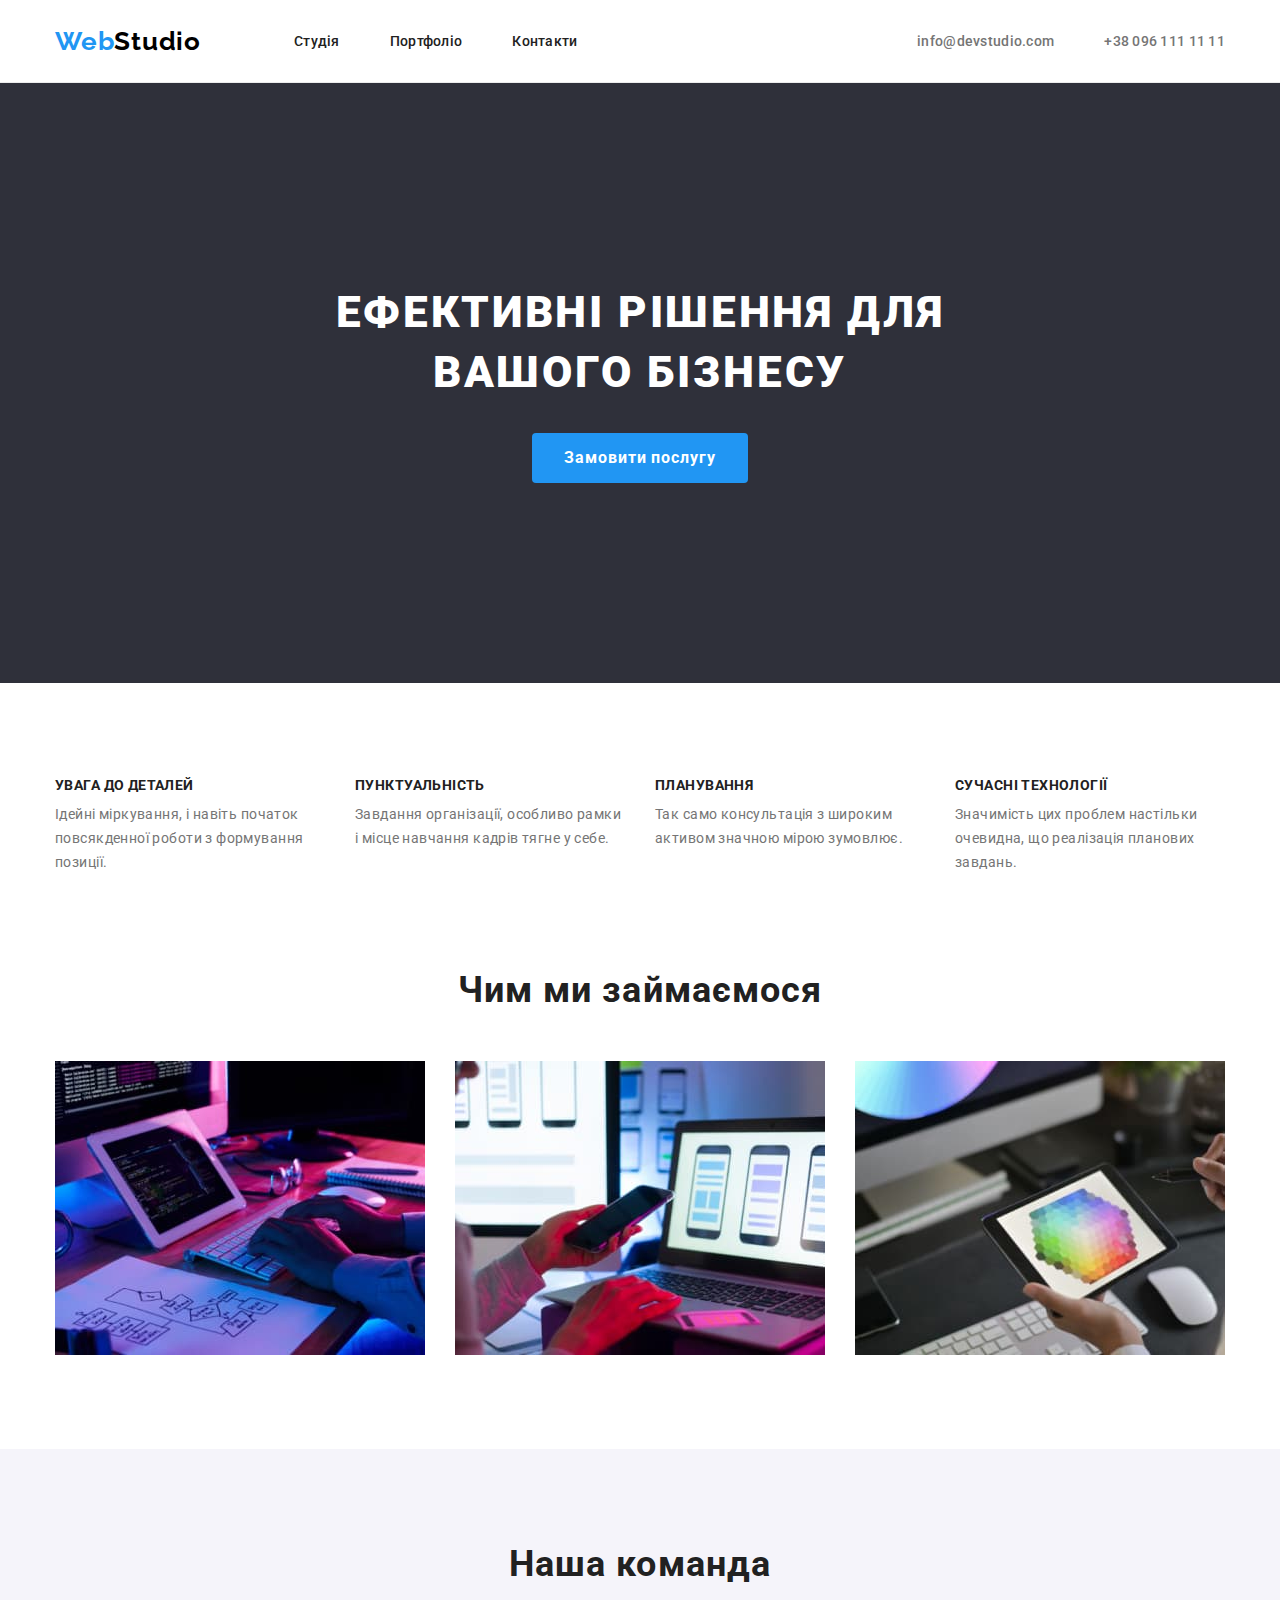
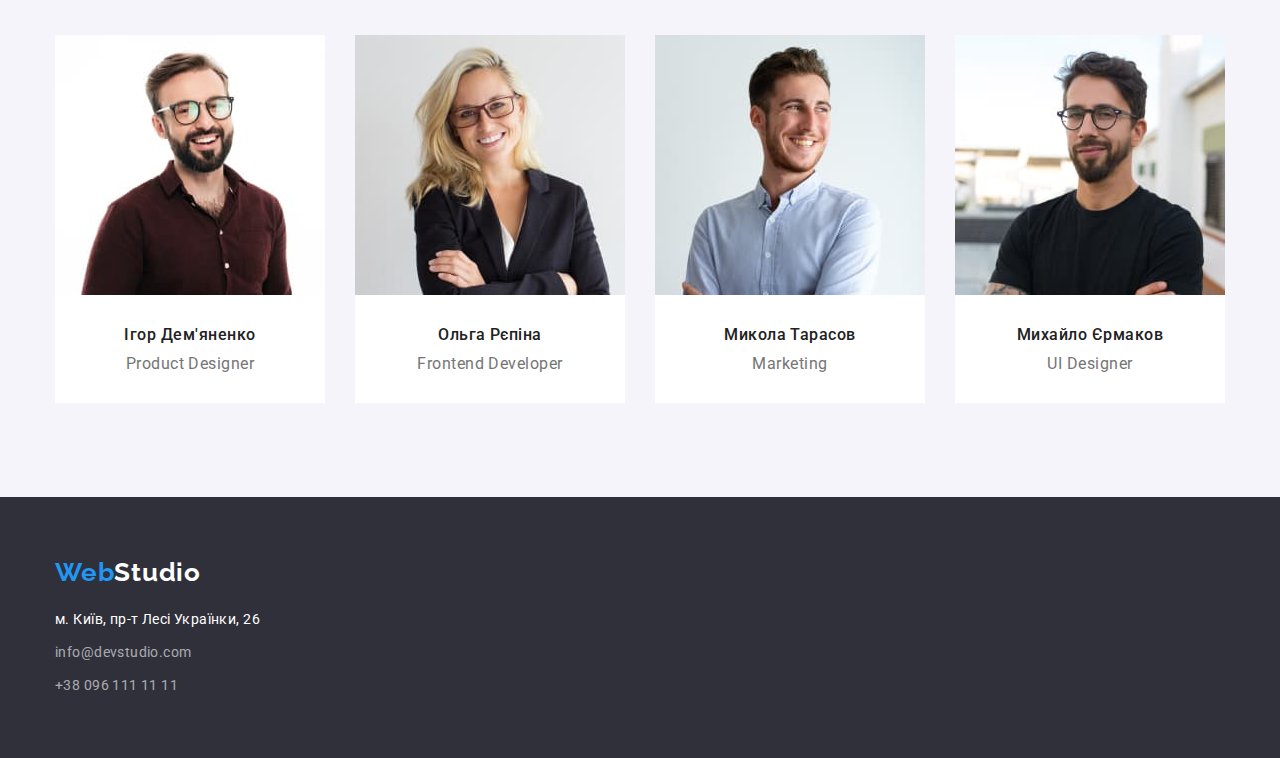
<file: index.html>
<!DOCTYPE html>
<html lang="uk">
<head>
    <meta charset="UTF-8">
    <meta http-equiv="X-UA-Compatible" content="IE=edge">
   <meta name="viewport" content="width=device-width, initial-scale=1.0">
   <title>WebStudio</title>
   <link rel="preconnect" href="https://fonts.googleapis.com">
   <link rel="preconnect" href="https://fonts.gstatic.com" crossorigin>
   <link href="https://fonts.googleapis.com/css2?family=Raleway:wght@700&family=Roboto:wght@400;500;700;900&display=swap" rel="stylesheet">
    <link rel="stylesheet" href="https://cdnjs.cloudflare.com/ajax/libs/modern-normalize/1.1.0/modern-normalize.min.css">
   <link rel="stylesheet" href="./css/style.css" />

</head>
<body>
  <header class="header ">
    
    <div class="header-div container">
    <nav class="header-nav ">
       <a class="second-logo-color link" href="./index.html"><span class="logo-color">Web</span>Studio</a>
       <ul class="header-list"> 
            
            <li class="header-item">
                <a class="header-link link list focus-header" href="./index.html">Студія</a>
            </li>
            <li class="header-item">
                <a class="header-link link list focus-header" href="./portfolio.html">Портфоліо</a>
            </li>
            <li class="header-item">
                <a class="header-link link list focus-header" href="-">Контакти</a>
            </li>
        </ul>
    </nav>
        <ul class="header-contact">
        <li class="contact-item"><a class="contact-link link list contact-clr-change" href="mailto:info@devstudio.com">info@devstudio.com</a></li>
        <li class="contact-item"><a class="contact-link link list contact-clr-change" href="tel:+380961111111">+38 096 111 11 11</a></li>
        </ul>
    </div>
    </header>
  <main class="middle">

    <section class="middle-section ">
        <div class="container">
      <h1 class="middle-title">Ефективні рішення для вашого бізнесу</h1>
      
      <button type="button" class="middle-button btm-settings">Замовити послугу</button>  
    
</div>
    </section>
    <section class="middle-advant section">
        <div class="container">
    <ul class="middle-list list ">
        <li class="middle-item "><h3 class="advant-title">увага до деталей</h3>
        <p class="middle-text">Ідейні міркування, і навіть початок повсякденної роботи з формування позиції.</p></li>
        <li class="middle-item"><h3 class="advant-title">пунктуальність</h3>
        <p class="middle-text">Завдання організації, особливо рамки і місце навчання кадрів тягне у себе.</p></li>
        <li class="middle-item"><h3 class="advant-title">планування</h3>
        <p class="middle-text">Так само консультація з широким активом значною мірою зумовлює.</p></li>
        <li class="middle-item"><h3 class="advant-title">сучасні технології</h3>
        <p class="middle-text">Значимість цих проблем настільки очевидна, що реалізація планових завдань.</p></li>
    </ul>
        </div>
</section>
        <section class="function section">
         <div class=" container">
    <h2 class="function-title ">Чим ми займаємося</h2>
       <ul class="function-list">
            <li class="function-item list"><img src="./images1folder/imgabout-img1.jpg" alt="Написання коду" width="370" height="294"> </li>
            <li class="function-item list"><img src="./images1folder/imgabout-img2.jpg" alt="Адаптація " width="370" height="294"></li>
            <li class="function-item list"><img src="./images1folder/imgabout-img3.jpg" alt="Дизайн" width="370" height="294"></li>
        </ul>
    </div>
       </section>
       <section class="team-section section">
        <div class="container">
       <h2 class="team-title">Наша команда</h2>
        <ul class="team-list">
        <li class="team-item list"><img src="./images2folder/imgman-photo1.jpg" alt="Ігор Дем'яненко"  width="270" height="260">
           <div class="team-div"> <h3 class="team-name">Ігор Дем'яненко</h3>
            <p class="team-text" lang="en">Product Designer</p></div>
        </li>
        <li class="team-item list"><img src="./images2folder/imgman-photo2.jpg" alt="Ольга Рєпіна" width="270" height="260" >
            <div class="team-div"><h3 class="team-name">Ольга Рєпіна</h3>
            <p class="team-text" lang="en">Frontend Developer</p></div>
        </li>
        <li class="team-item list"><img src="./images2folder/imgman-photo3.jpg" alt="Микола Тарасов"  width="270" height="260" >
            <div class="team-div"><h3 class="team-name">Микола Тарасов</h3>
            <p class="team-text" lang="en">Marketing</p></div>
        </li>
        <li class="team-item list"><img src="./images2folder/imgman-photo4.jpg" alt="Михайло Єрмаков"  width="270" height="260" >
            <div class="team-div"><h3 class="team-name">Михайло Єрмаков</h3>
            <p class="team-text" lang="en">UI Designer</p></div>
        </li>
        </ul>
     </div>
        </section>
        </main>
     <footer class="footer ">
    <div class="container">
            <div class="footer-title-div"><a class="footer-logo  link list" href="./index.html"><span class="end-logo-color">Web</span>Studio</a>
            </div>
                <address class="footer-address">
            <ul class="footer-list link list">
           <li class="footer-item"><a class="footer-link link footer-addr-clr address-clr-change" href="https://goo.gl/maps/CPtrU1FHBa2aNyZL9" target="_blank"
             rel="noopener noreferrer nofollow">м. Київ, пр-т Лесі Українки, 26</a></li>
            <li class="footer-item"><a class="footer-link link contact-clr-change" href="mailto:info@devstudio.com">info@devstudio.com</a></li>
            <li class="footer-item"><a class="footer-link link contact-clr-change" href="tel:+380961111111">+38 096 111 11 11</a></li>
        </ul>
    </address>
    </div>
       </footer>
</body>
</html>
</file>
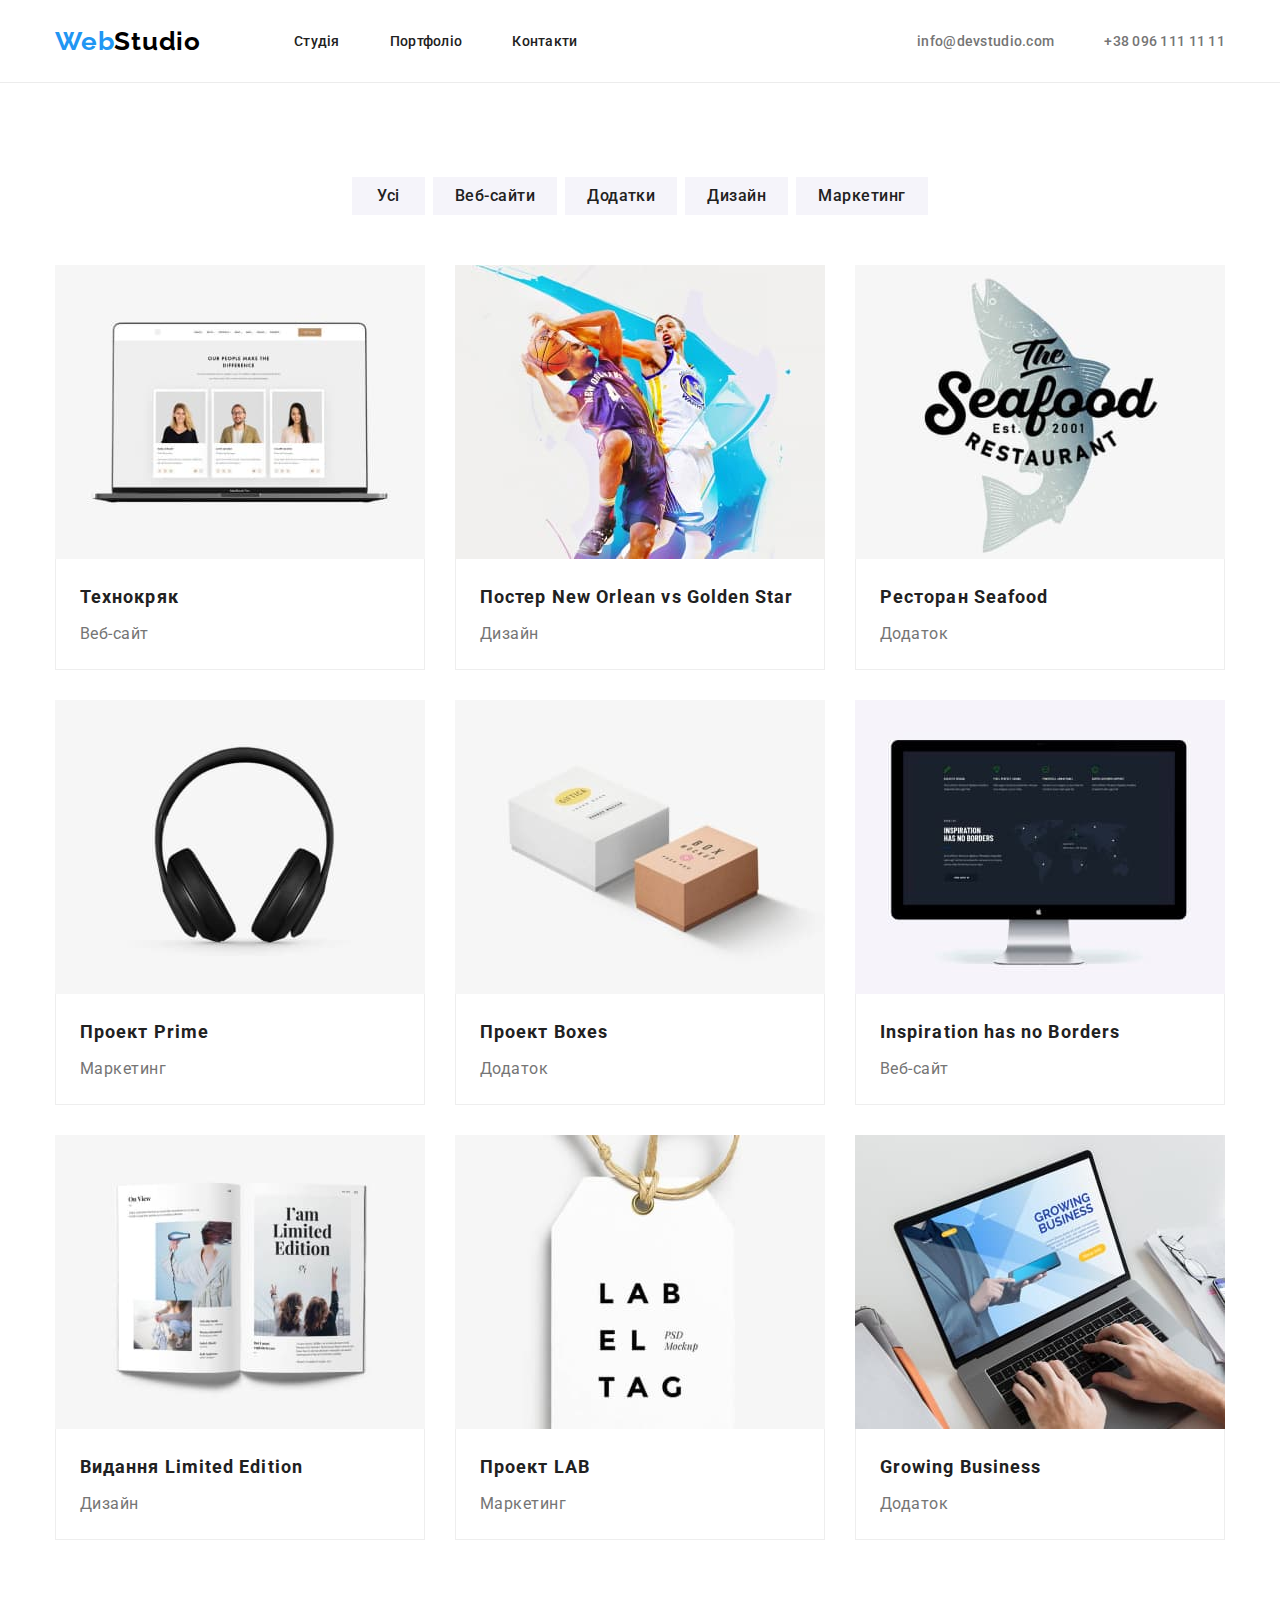
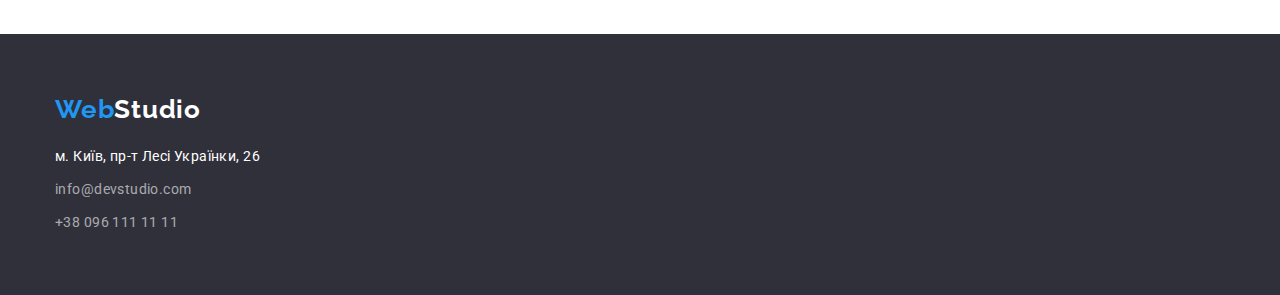
<file: portfolio.html>
<!DOCTYPE html>
<html lang="uk">
<head>
    <meta charset="UTF-8">
    <meta http-equiv="X-UA-Compatible" content="IE=edge">
    <meta name="viewport" content="width=device-width, initial-scale=1.0">
    <title>WebStudio</title>
    <link rel="preconnect" href="https://fonts.googleapis.com">
<link rel="preconnect" href="https://fonts.gstatic.com" crossorigin>
<link href="https://fonts.googleapis.com/css2?family=Raleway:wght@700&family=Roboto:wght@400;500;700;900&display=swap" rel="stylesheet">
<link rel="stylesheet" href="https://cdnjs.cloudflare.com/ajax/libs/modern-normalize/1.1.0/modern-normalize.min.css">
     <link rel="stylesheet" href="./css/style.css" />

</head>
<body class="portf-body">
  <header class="header ">
    
    <div class="header-div container">
    <nav class="header-nav ">
       <a class="second-logo-color link" href="./index.html"><span class="logo-color">Web</span>Studio</a>
       <ul class="header-list"> 
            
            <li class="header-item">
                <a class="header-link link list focus-header" href="./index.html">Студія</a>
            </li>
            <li class="header-item">
                <a class="header-link link list focus-header" href="./portfolio.html">Портфоліо</a>
            </li>
            <li class="header-item">
                <a class="header-link link list focus-header" href="-">Контакти</a>
            </li>
        </ul>
    </nav>
        <ul class="header-contact">
        <li class="contact-item"><a class="contact-link link list contact-clr-change" href="mailto:info@devstudio.com">info@devstudio.com</a></li>
        <li class="contact-item"><a class="contact-link link list contact-clr-change" href="tel:+380961111111">+38 096 111 11 11</a></li>
        </ul>
    </div>
    </header>
<main class="prtf-main-1">
<section class="filter">
<div class="container">
        <h1 class="visually-hidden">portfolio</h1>
        <ul class=" prtf-list">
    <li class="list prtf-btm"><button type="button" class="portfolio-btm1 btm-hover btm-focus">Усі</button></li>
    <li class="list prtf-btm"><button type="button" class="portfolio-btm btm-hover btm-focus">Веб-сайти</button></li>
    <li class="list prtf-btm"><button type="button" class="portfolio-btm btm-hover btm-focus">Додатки</button></li>
    <li class="list prtf-btm"><button type="button" class="portfolio-btm btm-hover btm-focus">Дизайн</button></li>
    <li class="list prtf-btm"><button type="button" class="portfolio-btm btm-hover btm-focus">Маркетинг</button></li>
    </ul>



<ul class="prtf-grid">
    <li class="list  prtf-li">
 <img src="./portfolio-photos-small/imgportf-photo1.jpg" alt="Технокряк" >
 <div class="prtf-card">
    <h2 class="portfolio-title">Технокряк</h2> 
 <p class="portfolio-text">Веб-сайт</p>

</div>
    </li>
    <li class="list prtf-li">
 <img  src="./portfolio-photos-small/imgportf-photo2.jpg" alt="Постер">
  <div class="prtf-card">
    <h2 class="portfolio-title">Постер  <span lang="en">New Orlean vs Golden Star</span></h2>
  <p class="portfolio-text">Дизайн</p>
   
</div>
    </li>
    <li class="list prtf-li">
 <img  src="./portfolio-photos-small/imgportf-photo3.jpg" alt="Ресторан">
  <div class="prtf-card">
    <h2 class="portfolio-title">Ресторан  <span lang="en">Seafood</span></h2>
  <p class="portfolio-text">Додаток</p>
   
</div>
    </li>
    <li class="list prtf-li">
 <img  src="./portfolio-photos-small/imgportf-photo4.jpg" alt="Прайм">
  <div class="prtf-card">
    <h2 class="portfolio-title">Проект <span lang="en">Prime</span></h2>
  <p class="portfolio-text">Маркетинг</p>
   
</div>
    </li>
    <li class="list prtf-li">
 <img  src="./portfolio-photos-small/imgportf-photo5.jpg" alt="Бокси">
  <div class="prtf-card">
    <h2 class="portfolio-title">Проект <span lang="en">Boxes</span></h2>
  <p class="portfolio-text">Додаток</p>
   
</div>
    </li>
    <li class="list prtf-li">
 <img  src="./portfolio-photos-small/imgportf-photo6.jpg" alt="Немає меж">
  <div class="prtf-card">
    <h2 class="portfolio-title" lang="en">Inspiration has no Borders </h2>
  <p class="portfolio-text">Веб-сайт</p>
   
</div>
    </li>
    <li class="list prtf-li">
 <img  src="./portfolio-photos-small/imgportf-photo7.jpg" alt="Видання">
  <div class="prtf-card">
    <h2 class="portfolio-title">Видання <span lang="en">Limited Edition</span></h2>
  <p class="portfolio-text">Дизайн</p>
   
</div>
    </li>
    <li class="list prtf-li">
 <img  src="./portfolio-photos-small/imgportf-photo8.jpg" alt="Маркетинговий проект">
  <div class="prtf-card">
    <h2 class="portfolio-title">Проект <span lang="en">LAB</span></h2>
  <p class="portfolio-text">Маркетинг</p>
   
</div>
    </li>
    <li class="list prtf-li">
 <img  src="./portfolio-photos-small/imgportf-photo9.jpg" alt="Ростучий бізнес">
  <div class="prtf-card">
    <h2 class="portfolio-title" lang="en">Growing Business</h2>
  <p class="portfolio-text">Додаток</p>
   
</div>
    </li>
        </ul>
</div>
</section>
</main>
<footer class="footer ">
  <div class="container">
          <div class="footer-title-div"><a class="footer-logo  link list" href="./index.html"><span class="end-logo-color">Web</span>Studio</a>
          </div>
              <address class="footer-address">
          <ul class="footer-list link list">
         <li class="footer-item"><a class="footer-link link footer-addr-clr address-clr-change" href="https://goo.gl/maps/CPtrU1FHBa2aNyZL9" target="_blank"
           rel="noopener noreferrer nofollow">м. Київ, пр-т Лесі Українки, 26</a></li>
          <li class="footer-item"><a class="footer-link link contact-clr-change" href="mailto:info@devstudio.com">info@devstudio.com</a></li>
          <li class="footer-item"><a class="footer-link link contact-clr-change" href="tel:+380961111111">+38 096 111 11 11</a></li>
      </ul>
  </address>
  </div>
     </footer>




    
</body>
</html>
</file>
<file: css/style.css>
:root {
--black-color: #212121 ;
--dark-gray-color:#2F303A ;
--black-000-color: #000000 ;
--blue-color: #2196F3 ;
--dark-blau:#188CE8 ;
--gray-color: #757575 ;
--white-color: #ffffff ;
--team-bg-colore:#F5F4FA ;;
--footer-address-clr: rgba(255, 255, 255, 0.6); 
/*------------portfolio----------------*/
--dark-white:#F5F4FA ;
--portf-btm-txt-clr:#212121 ;
--portf-title: #212121 ;
--portf-text:#757575;
--portf-btm-bg-effct:#2196F3;
--portf-btm-tx-effct: #ffffff ;
 }

h1,
h2,
h3,
h4,
h5,
h6,
p ,
ul,
ol{
	margin: 0;
    padding: 0;
}
.list {
	list-style: none;
	padding-left: 0;
	margin: 0;
}
.link {
	text-decoration: none;
	color: inherit;
}
img {
	display: block;
	max-width: 100%;
	height: auto;
}
address {
	font-style: normal;
	/* or */
	font-style: inherit;
}

.list{
    list-style: none;
}

.link{
    text-decoration: none;
}
html{
 box-sizing: border-box;
}

*,
*::before ,
*::after{
    box-sizing: inherit;
}

body{
    font-family:"Roboto", sans-serif ;
    color: var(--black-color);
    margin: 0;
    display: block;
    align-items: center;
    background-color: var(--white-color);
}

.container{
    width: 1200px;
    margin-left: auto;
    margin-right: auto;
    padding-left: 15px;
    padding-right: 15px;
}

.section{
    padding-top: 94px ;
    padding-bottom: 94px;
}
 /*-------------------- Header-----------------*/
.header-place{
    display: block;
    
}
.header-div{
    display: flex;
    margin-left: auto;
    margin-right: auto;
   
}
.header {
    border-bottom: 1px solid #ECECEC;
    color:var(--white-color);
    display: flex;
    align-items: center;
    
  

  
}


.header-nav{
    display: flex;
    align-items: center;
}

.second-logo-color {
    align-items: center;
    margin-right: 93px;


    font-family: 'Raleway';
font-style: normal;
font-weight: 700;
font-size: 26px;
line-height:calc(31/26);
letter-spacing: 0.03em;
    color:var(--black-000-color) ;
}
.logo-color {
    color: var(--blue-color);
}
.header-list {
    display: flex ;
    align-items: center;
    
}

.header-item {
    padding-top: 32px;
    padding-bottom: 32px;
    margin-right: 50px;
    display: block;
}
.header-item:last-child{
    margin-right: 0;
}
.header-link {
    padding-top: 32px;
    padding-bottom: 32px;
    


font-weight: 500;
font-size: 14px;
line-height: 1.14;
letter-spacing: 0.02em;
color: var(--black-color);
}
.header-link:hover  {
 color: var(--blue-color);
 
}
.focus-header:focus{
    color: var(--blue-color);
}


.header-contact {
    display: flex;
    margin-left: auto;
    align-items: center;
   

}

.contact-item {
    margin-right: 50px;
   display: block;
    
}
.contact-item:last-child{
    margin-right: 0;
}
.contact-link {
    padding-top: 32px;
    padding-bottom: 32px;


    font-weight: 500;
font-size: 14px;
line-height: calc(16/14);
letter-spacing: 0.02em;
    color: var(--gray-color);
}

.contact-clr-change:hover , .contact-clr-change:focus{
color: var(--blue-color);
}
.middle{
  
   
}

.middle-section {
    background-color: var(--dark-gray-color);
    padding-top: 200px;
    padding-bottom: 200px;
}


.middle-title {
    display: block;
    text-align: center;
    max-width: 696px;
    align-items: center;
    margin: 0 auto;
    margin-bottom: 30px;
    
   
    font-weight: 900;
    font-size: 44px;
    line-height: 1.36;
    text-align: center;
    letter-spacing: 0.06em;
    text-transform: uppercase;
        color: var(--white-color);
      
}

/* .mdl-btm-chg:hover , .mdl-btm-chg:focus{ 
    background-color: #188CE8;
}*/
.botton-div-1{
    padding-bottom: 200px;
}
.middle-button{
    display: inline-block;
    margin: 0 auto;
    padding-top: 10px;
    padding-bottom: 10px;
    padding-left: 32px;
    padding-right: 32px;
   

    font-family:inherit;
    font-weight: 700;
font-size: 16px;
line-height: 1.88;
background-color: var(--blue-color);
color: var(--white-color);
display: flex;
align-items: center;
text-align: center;
border-radius: 4px;
letter-spacing: 0.06em;
border: 0px;


}

.btm-settings:hover , .btm-settings:focus{
    background-color: var(--dark-blau);
    cursor: pointer;

}
.middle-advant {
    padding-bottom: 0;
   
}
.middle-list {
    display: flex;
    margin: 0, auto;
    
}
.middle-item {
    width: 270px;
    margin-right: 30px; 
   
}
.middle-item:last-child{
    margin: 0;
}
.advant-title {
font-weight: 700;
font-size: 14px;
line-height: calc(16/14);
letter-spacing: 0.03em;
text-transform: uppercase;
color: var(--black-color);
margin-bottom: 10px;
}
.middle-text {
    font-weight: 400;
font-size: 14px;
line-height: 1.71;
letter-spacing: 0.03em;
color: var(--gray-color);
}
.function {
    background-color: var(--white-color);
    
}

.function-title {
    margin-bottom: 50px;
    
font-weight: 700;
font-size: 36px;
line-height: calc(42/36);
text-align: center;
letter-spacing: 0.03em;
}


.function-list {
    display: flex;
    padding: 0;
}
.function-item {
    margin-right: 30px;
}
.function-item:last-child{
    margin: 0;
}

.team-section {
    background-color: var(--team-bg-colore);
}

.team-title {
margin-bottom: 50px;


color: var(--black-color);
font-weight: 700;
font-size: 36px;
line-height: calc(42/36);
text-align: center;
letter-spacing: 0.03em;
}
.team-list {
    display: flex;
    padding: 0;
}
.team-item {
    background-color: var(--white-color);
    width: 270px;
    margin-right: 30px;
}
.team-item:last-child{
margin: 0;
}
.team-div{
 padding-bottom: 30px;
 padding-top: 30px;
}
.team-name {
margin-bottom: 10px;

color: var(--black-color);
font-weight: 500;
font-size: 16px;
line-height: calc(19/16);
text-align: center;
letter-spacing: 0.03em;
}
.team-text {
color: var(--gray-color);
font-weight: 400;
font-size: 16px;
line-height: calc(19/16);
text-align: center;
letter-spacing: 0.03em;
}

.footer {
    padding-top:60px; 
    padding-bottom: 60px;
    margin: 0 , auto;
    background-color: var(--dark-gray-color);
    
}
.footer-title-div{
    margin-bottom: 20px;
    
}
.footer-logo {
color: var(--white-color);
font-weight: 700;
font-size: 26px;
line-height: calc(31/26);
letter-spacing: 0.03em;
font-family: 'Raleway';
font-style: normal;


}
.end-logo-color {
    color: var(--blue-color);
}
.footer-address {
}
.footer-list {
}
.footer-item {
    font-style: normal;
    margin-bottom: 9px;

}
.footer-item:last-child{
   margin-bottom: 0;
}

.footer-link {
 color: var(--footer-address-clr);
 font-family: 'Roboto';
font-style: normal;
font-weight: 400;
font-size: 14px;
line-height: 1.71;
letter-spacing: 0.03em;
}
.footer-addr-clr{
    color:var(--white-color) ;
}
.address-clr-change:hover,.address-clr-change:focus{
    color: var(--blue-color)
}


/* -----------portfolio-------------*/

.portf-body{
    background-color:var(--white-color) ;
    font-family:"Roboto", sans-serif ;
    color: var(--black-color);

}

.prtf-header{
    background-color: var(--white-color);
 }
.visually-hidden {
    position: absolute;
    white-space: nowrap;
    width: 1px;
    height: 1px;
    overflow: hidden;
    border: 0;
    padding: 0;
    clip: rect(0 0 0 0);
    clip-path: inset(50%);
    margin: -1px;
} 
.prtf-list{
    display: flex;
    justify-content: center;
    margin-bottom: 50px;
}
.prtf-btm{
    margin-right: 8px;
   
}



.prtf-btm:last-child{
    margin: 0;
}
.filter{
    padding-top: 94px;
    background-color: var(--white-color);
    padding-bottom: 94px;
}
.portfolio-btm1{
    padding-left: 25px;
    padding-right: 25px;
    padding-top: 6px;
    padding-bottom: 6px;

    font-family:inherit;
    background-color: var(--dark-white);
  color: var(--black-color);
  border: 0px;
  font-weight: 500;
font-size: 16px;
line-height: 1.62;
text-align: center;
letter-spacing: 0.03em;
cursor: pointer;
    }
.portfolio-btm{
    padding-top: 6px;
    padding-left: 22px;
    padding-right: 22px;
    padding-bottom: 6px;


    font-family:inherit;
    background-color: var(--dark-white);
  color: var(--black-color);
  border: 0px;
  font-weight: 500;
font-size: 16px;
line-height: 1.62;
text-align: center;
letter-spacing: 0.03em;
cursor: pointer;

}


.btm-hover:hover {
    background-color: var(--blue-color);
    color:var(--white-color);
 }

 .btm-focus:focus{
    background-color:var(--blue-color) ;
    color:var(--white-color);
 }




 .prtf-grid{
    margin-top: 50px;
    padding: 0;
    display: flex;
    flex-wrap: wrap;
     gap: 30px;
     margin: 0;
    
     }
  
 /* } 
 .prtf-grid:nth-child(3n){
    column-gap: 0;
 }*/
.prtf-li{
    flex-basis: calc((100% - 60px) / 3);
}
.prtf-card{
    padding: 20px 24px;
   margin: 0;
    border: 1px solid #EEEEEE;
    border-top: none;
   
}

.portfolio-images{
    
}
 .portfolio-title{
    margin-bottom:4px ;

    font-weight: 700;
font-size: 18px;
line-height: 2;
letter-spacing: 0.06em;
color: var(--black-color);



 }

 .portfolio-text{

    font-weight: 400;
font-size: 16px;
line-height: 1.88;
letter-spacing: 0.03em;
color: var(--gray-color);
margin: 0;

 }
</file>
